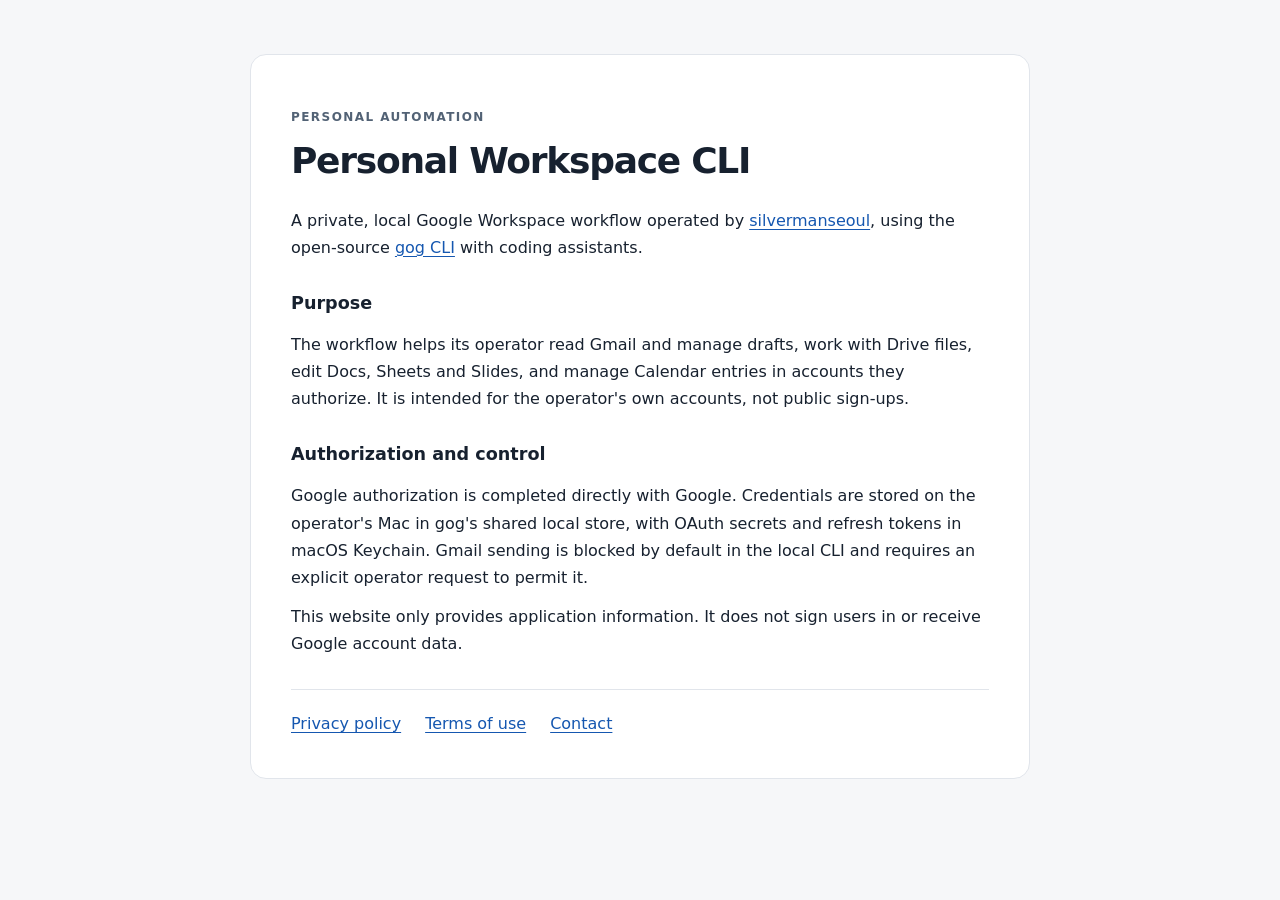
<file: index.html>
<!doctype html>
<html lang="en">
<meta charset="utf-8">
<meta name="viewport" content="width=device-width, initial-scale=1">
<title>Personal Workspace CLI</title>
<link rel="stylesheet" href="style.css">
<main>
  <p class="eyebrow">PERSONAL AUTOMATION</p>
  <h1>Personal Workspace CLI</h1>
  <p>A private, local Google Workspace workflow operated by <a href="https://github.com/silvermanseoul">silvermanseoul</a>, using the open-source <a href="https://github.com/openclaw/gogcli">gog CLI</a> with coding assistants.</p>
  <h2>Purpose</h2>
  <p>The workflow helps its operator read Gmail and manage drafts, work with Drive files, edit Docs, Sheets and Slides, and manage Calendar entries in accounts they authorize. It is intended for the operator's own accounts, not public sign-ups.</p>
  <h2>Authorization and control</h2>
  <p>Google authorization is completed directly with Google. Credentials are stored on the operator's Mac in gog's shared local store, with OAuth secrets and refresh tokens in macOS Keychain. Gmail sending is blocked by default in the local CLI and requires an explicit operator request to permit it.</p>
  <p>This website only provides application information. It does not sign users in or receive Google account data.</p>
  <nav><a href="privacy.html">Privacy policy</a><a href="terms.html">Terms of use</a><a href="https://github.com/silvermanseoul/gog-oauth/issues">Contact</a></nav>
</main>
</html>
</file>
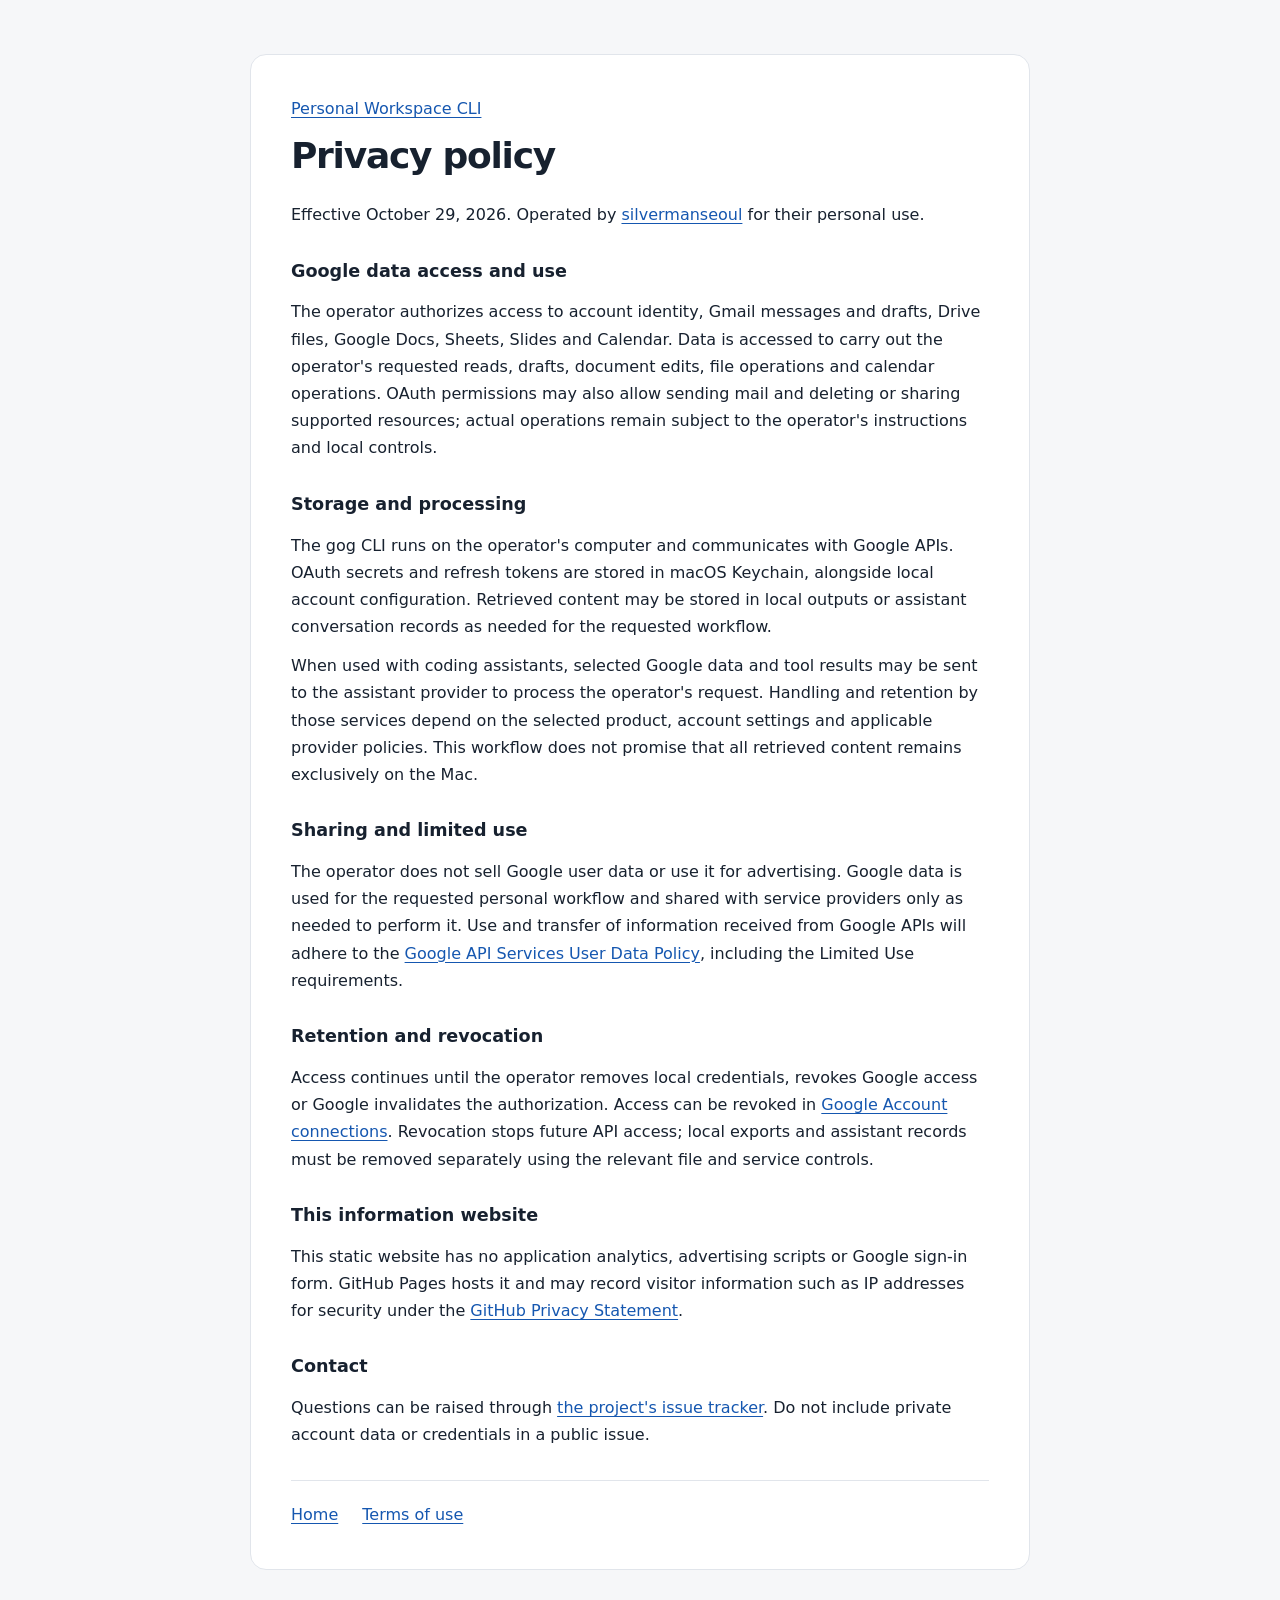
<file: privacy.html>
<!doctype html>
<html lang="en">
<meta charset="utf-8">
<meta name="viewport" content="width=device-width, initial-scale=1">
<title>Privacy policy — Personal Workspace CLI</title>
<link rel="stylesheet" href="style.css">
<main>
  <a href="./">Personal Workspace CLI</a>
  <h1>Privacy policy</h1>
  <p>Effective October 29, 2026. Operated by <a href="https://github.com/silvermanseoul">silvermanseoul</a> for their personal use.</p>
  <h2>Google data access and use</h2>
  <p>The operator authorizes access to account identity, Gmail messages and drafts, Drive files, Google Docs, Sheets, Slides and Calendar. Data is accessed to carry out the operator's requested reads, drafts, document edits, file operations and calendar operations. OAuth permissions may also allow sending mail and deleting or sharing supported resources; actual operations remain subject to the operator's instructions and local controls.</p>
  <h2>Storage and processing</h2>
  <p>The gog CLI runs on the operator's computer and communicates with Google APIs. OAuth secrets and refresh tokens are stored in macOS Keychain, alongside local account configuration. Retrieved content may be stored in local outputs or assistant conversation records as needed for the requested workflow.</p>
  <p>When used with coding assistants, selected Google data and tool results may be sent to the assistant provider to process the operator's request. Handling and retention by those services depend on the selected product, account settings and applicable provider policies. This workflow does not promise that all retrieved content remains exclusively on the Mac.</p>
  <h2>Sharing and limited use</h2>
  <p>The operator does not sell Google user data or use it for advertising. Google data is used for the requested personal workflow and shared with service providers only as needed to perform it. Use and transfer of information received from Google APIs will adhere to the <a href="https://developers.google.com/terms/api-services-user-data-policy">Google API Services User Data Policy</a>, including the Limited Use requirements.</p>
  <h2>Retention and revocation</h2>
  <p>Access continues until the operator removes local credentials, revokes Google access or Google invalidates the authorization. Access can be revoked in <a href="https://myaccount.google.com/connections">Google Account connections</a>. Revocation stops future API access; local exports and assistant records must be removed separately using the relevant file and service controls.</p>
  <h2>This information website</h2>
  <p>This static website has no application analytics, advertising scripts or Google sign-in form. GitHub Pages hosts it and may record visitor information such as IP addresses for security under the <a href="https://docs.github.com/en/site-policy/privacy-policies/github-general-privacy-statement">GitHub Privacy Statement</a>.</p>
  <h2>Contact</h2>
  <p>Questions can be raised through <a href="https://github.com/silvermanseoul/gog-oauth/issues">the project's issue tracker</a>. Do not include private account data or credentials in a public issue.</p>
  <nav><a href="./">Home</a><a href="terms.html">Terms of use</a></nav>
</main>
</html>
</file>
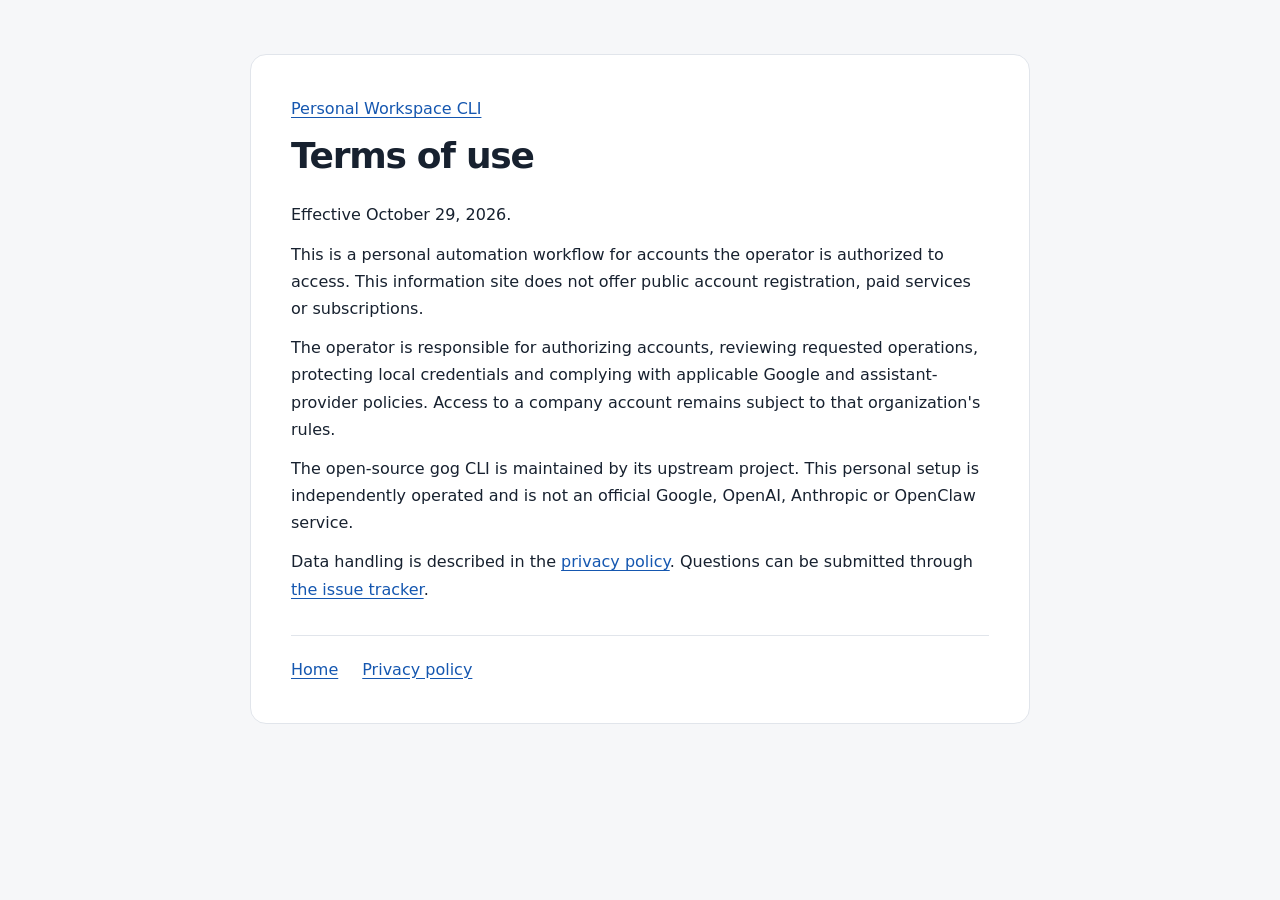
<file: terms.html>
<!doctype html>
<html lang="en">
<meta charset="utf-8">
<meta name="viewport" content="width=device-width, initial-scale=1">
<title>Terms of use — Personal Workspace CLI</title>
<link rel="stylesheet" href="style.css">
<main>
  <a href="./">Personal Workspace CLI</a>
  <h1>Terms of use</h1>
  <p>Effective October 29, 2026.</p>
  <p>This is a personal automation workflow for accounts the operator is authorized to access. This information site does not offer public account registration, paid services or subscriptions.</p>
  <p>The operator is responsible for authorizing accounts, reviewing requested operations, protecting local credentials and complying with applicable Google and assistant-provider policies. Access to a company account remains subject to that organization's rules.</p>
  <p>The open-source gog CLI is maintained by its upstream project. This personal setup is independently operated and is not an official Google, OpenAI, Anthropic or OpenClaw service.</p>
  <p>Data handling is described in the <a href="privacy.html">privacy policy</a>. Questions can be submitted through <a href="https://github.com/silvermanseoul/gog-oauth/issues">the issue tracker</a>.</p>
  <nav><a href="./">Home</a><a href="privacy.html">Privacy policy</a></nav>
</main>
</html>
</file>
<file: style.css>
:root{font-family:system-ui,-apple-system,BlinkMacSystemFont,"Segoe UI",sans-serif;color:#17212f;background:#f6f7f9;line-height:1.7}
*{box-sizing:border-box}body{margin:0}main{max-width:780px;margin:6vh auto;padding:40px;background:white;border:1px solid #e1e5eb;border-radius:16px}
h1{font-size:2.25rem;line-height:1.2;letter-spacing:-.035em;margin:12px 0 24px}h2{font-size:1.1rem;margin:28px 0 8px}p{margin:12px 0}a{color:#1557b0;text-underline-offset:3px}nav{display:flex;flex-wrap:wrap;gap:24px;margin-top:32px;border-top:1px solid #e1e5eb;padding-top:20px}.eyebrow{font-size:.75rem;letter-spacing:.12em;color:#526275;font-weight:700}
@media(max-width:640px){main{margin:16px;padding:24px}h1{font-size:1.85rem}}
</file>
